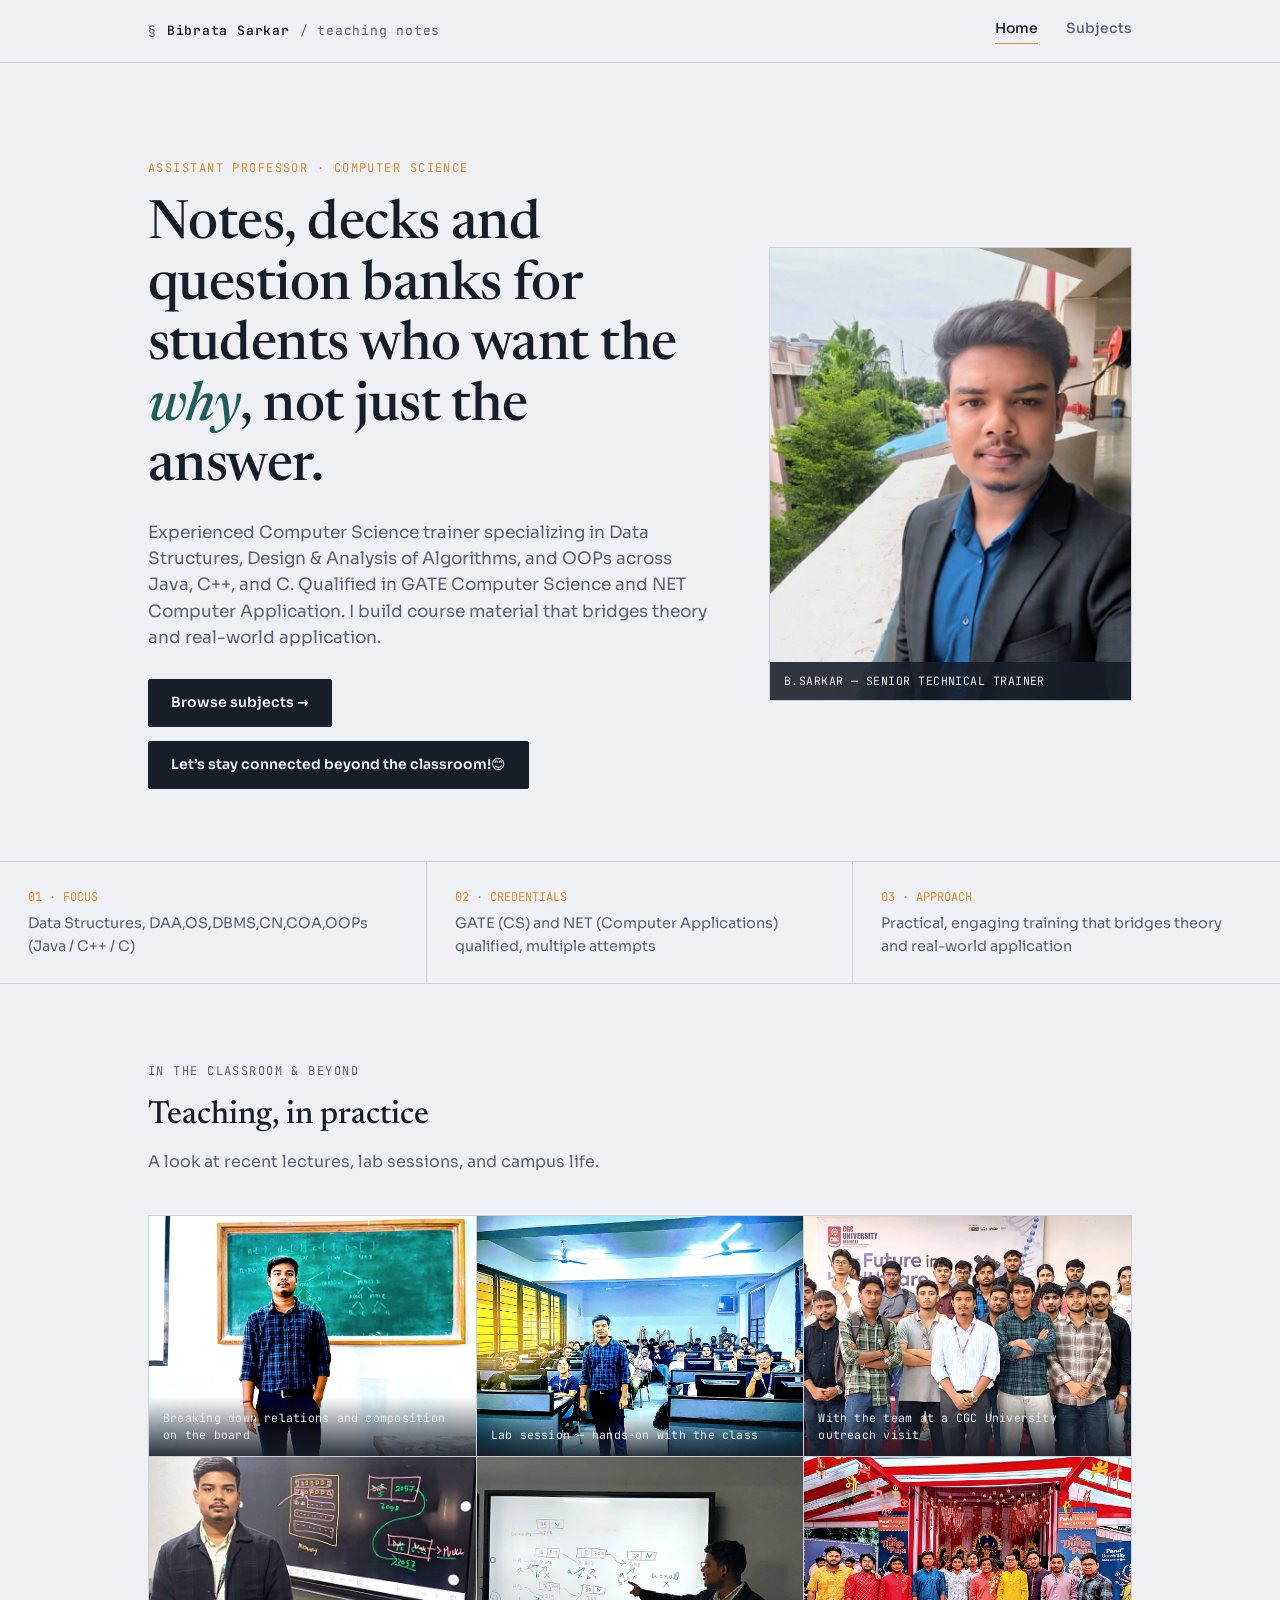
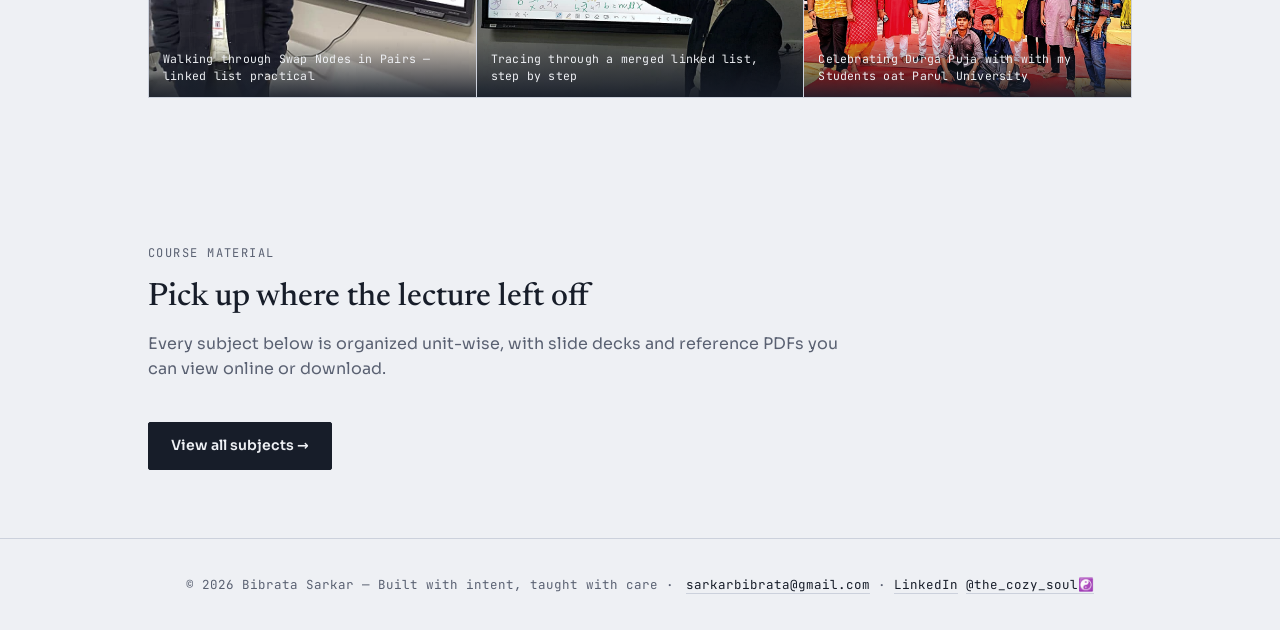
<file: index.html>
<!DOCTYPE html>
<html lang="en">
<head>
<meta charset="UTF-8">
<meta name="viewport" content="width=device-width, initial-scale=1.0">
<title>Bibrata Sarkar — Teaching Notes</title>
<meta name="description" content="Computer Organization, DAA, and ADSA course material by Bibrata Sarkar, Assistant Professor.">
<link rel="stylesheet" href="css/style.css">
</head>
<body>
<nav class="nav">
  <div class="nav-inner">
    <div class="nav-mark">§ <b>Bibrata Sarkar</b> / teaching notes</div>
    <div class="nav-links">
      <a href="index.html" class="active">Home</a>
      <a href="subjects.html">Subjects</a>
    </div>
  </div>
</nav>
<header class="hero">
  <div class="wrap hero-grid">
    <div>
      <p class="eyebrow">Assistant Professor · Computer Science</p>
      <h1>Notes, decks and question banks for students who want the <em>why</em>, not just the answer.</h1>
      <p class="lede">Experienced Computer Science trainer specializing in Data Structures, Design &amp; Analysis of Algorithms, and OOPs across Java, C++, and C. Qualified in GATE Computer Science and NET Computer Application. I build course material that bridges theory and real-world application.</p>
      <div class="hero-actions">
        <a href="subjects.html" class="btn">Browse subjects →</a>
        <a href="https://www.linkedin.com/in/bibrata-sarkar" target="_blank" rel="noopener" class="btn">Let’s stay connected beyond the classroom!😊</a>
      </div>
    </div>
    <div class="portrait-frame">
      <img src="profilePic.jpg" alt="Bibrata Sarkar">
      <div class="portrait-tag">B.SARKAR — SENIOR TECHNICAL TRAINER</div>
    </div>
  </div>
</header>
<section class="facts">
  <div class="fact">
    <p class="n">01 · FOCUS</p>
    <p class="d">Data Structures, DAA,OS,DBMS,CN,COA,OOPs (Java / C++ / C)</p>
  </div>
  <div class="fact">
    <p class="n">02 · CREDENTIALS</p>
    <p class="d">GATE (CS) and NET (Computer Applications) qualified, multiple attempts</p>
  </div>
  <div class="fact">
    <p class="n">03 · APPROACH</p>
    <p class="d">Practical, engaging training that bridges theory and real-world application</p>
  </div>
</section>

<section class="section gallery-section">
  <div class="wrap">
    <div class="section-head">
      <p class="eyebrow">In the classroom & beyond</p>
      <h2>Teaching, in practice</h2>
      <p>A look at recent lectures, lab sessions, and campus life.</p>
    </div>
    <div class="gallery-grid">
      <figure class="gallery-item">
        <img src="images/lecture1.jpg" alt="Explaining relations and set operations on blackboard">
        <figcaption>Breaking down relations and composition on the board</figcaption>
      </figure>
      <figure class="gallery-item">
        <img src="images/lecture2.jpg" alt="Computer lab session with students">
        <figcaption>Lab session — hands-on with the class</figcaption>
      </figure>
      <figure class="gallery-item">
        <img src="images/campus1.jpg" alt="Faculty group photo at CGC University event">
        <figcaption>With the team at a CGC University outreach visit</figcaption>
      </figure>
      <figure class="gallery-item">
        <img src="images/lecture3.jpg" alt="Explaining swap node pair wise on smartboard">
        <figcaption>Walking through Swap Nodes in Pairs — linked list practical</figcaption>
      </figure>
      <figure class="gallery-item">
        <img src="images/lecture4.jpg" alt="Explaining merged linked list diagram on whiteboard">
        <figcaption>Tracing through a merged linked list, step by step</figcaption>
      </figure>
      <figure class="gallery-item">
        <img src="images/campus2.jpg" alt="Group photo at Durga Puja campus celebration">
        <figcaption>Celebrating Durga Puja with with my Students oat Parul University</figcaption>
      </figure>
    </div>
  </div>
</section>

<section class="section">
  <div class="wrap">
    <div class="section-head">
      <p class="eyebrow">Course material</p>
      <h2>Pick up where the lecture left off</h2>
      <p>Every subject below is organized unit-wise, with slide decks and reference PDFs you can view online or download.</p>
    </div>
    <a href="subjects.html" class="btn">View all subjects →</a>
  </div>
</section>
<footer class="footer">
  <div class="wrap footer" style="border:none; padding:0;">
    <span>© 2026 Bibrata Sarkar — Built with intent, taught with care  · </span>
    <span><a href="mailto:sarkarbibrata@gmail.com">sarkarbibrata@gmail.com</a> · <a href="https://www.linkedin.com/in/bibrata-sarkar" target="_blank" rel="noopener">LinkedIn</a> <a href="https://instagram.com/the__cozy_soul" target="_blank">@the_cozy_soul☯️</a></span> 
  </div>
</footer>
</body>
</html>
</file>
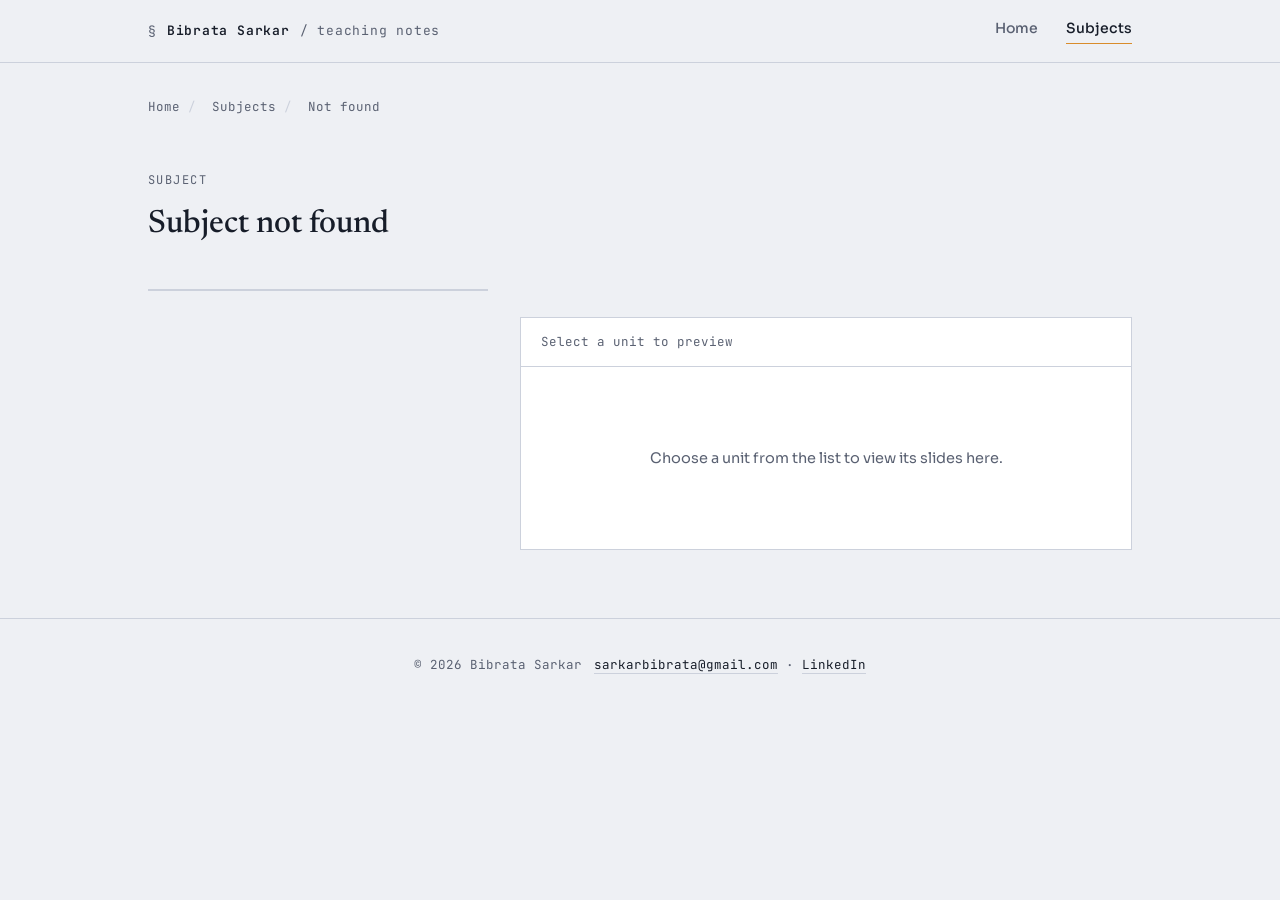
<file: subject.html>
<!DOCTYPE html>
<html lang="en">
<head>
<meta charset="UTF-8">
<meta name="viewport" content="width=device-width, initial-scale=1.0">
<title id="page-title">Subject — Bibrata Sarkar</title>
<link rel="stylesheet" href="css/style.css">
</head>
<body>

<nav class="nav">
  <div class="nav-inner">
    <div class="nav-mark">§ <b>Bibrata Sarkar</b> / teaching notes</div>
    <div class="nav-links">
      <a href="index.html">Home</a>
      <a href="subjects.html" class="active">Subjects</a>
    </div>
  </div>
</nav>

<div class="wrap">
  <p class="crumb">
    <a href="index.html">Home</a><span class="sep">/</span>
    <a href="subjects.html">Subjects</a><span class="sep">/</span>
    <span id="crumb-current">…</span>
  </p>
</div>

<section class="section" style="padding-top:32px;">
  <div class="wrap">
    <div class="section-head">
     <p class="eyebrow" id="subject-code">SUBJECT</p>
<h2 id="subject-name">Loading…</h2>
<p id="subject-desc"></p>
<a id="subject-quiz-link" href="#" style="display:none;" class="btn">Take the quiz →</a>
    </div>

    <div style="display:grid; grid-template-columns: 340px 1fr; gap: 32px; align-items:start;">
      <div class="topic-list" id="topic-list">
        <!-- injected -->
      </div>

      <div class="viewer-wrap">
        <div class="viewer-bar">
          <span id="viewer-label">Select a unit to preview</span>
          <a id="viewer-download" class="dl" href="#" target="_blank" rel="noopener" style="display:none;">Download PDF ↓</a>
        </div>
        <div id="viewer-slot">
          <div class="viewer-empty">Choose a unit from the list to view its slides here.</div>
        </div>
      </div>
    </div>
  </div>
</section>

<footer class="footer">
  <div class="wrap footer" style="border:none; padding:0;">
    <span>© 2026 Bibrata Sarkar</span>
    <span><a href="mailto:sarkarbibrata@gmail.com">sarkarbibrata@gmail.com</a> · <a href="https://www.linkedin.com/in/bibrata-sarkar" target="_blank" rel="noopener">LinkedIn</a></span>
  </div>
</footer>

<script>
const params = new URLSearchParams(location.search);
const subjectId = params.get('id');

fetch('data/subjects.json')
  .then(r => r.json())
  .then(data => {
    const subject = data.subjects.find(s => s.id === subjectId);
    if (!subject) {
      document.getElementById('subject-name').textContent = 'Subject not found';
      document.getElementById('crumb-current').textContent = 'Not found';
      return;
    }

    document.title = subject.name + ' — Bibrata Sarkar';
    document.getElementById('page-title').textContent = subject.name + ' — Bibrata Sarkar';
    document.getElementById('subject-code').textContent = subject.code || 'SUBJECT';
    document.getElementById('subject-name').textContent = subject.name;
    document.getElementById('subject-desc').textContent = subject.description || '';
    const quizLink = document.getElementById('subject-quiz-link');
if (subject.quiz) {
  quizLink.href = subject.quiz;
  quizLink.style.display = 'inline-block';
} else {
  quizLink.style.display = 'none';
}
    document.getElementById('crumb-current').textContent = subject.name;

    const list = document.getElementById('topic-list');
    list.innerHTML = subject.topics.map((t, i) => `
      <div class="topic-row" data-pdf="${t.pdf}" data-title="${t.title.replace(/"/g, '&quot;')}" id="row-${t.id}">
        <span class="idx">${String(i + 1).padStart(2, '0')}</span>
        <div>
          <h4>${t.title}</h4>
          <p>${t.summary || ''}</p>
        </div>
        <span class="open">View →</span>
      </div>
    `).join('');

    const rows = list.querySelectorAll('.topic-row');
    const label = document.getElementById('viewer-label');
    const dl = document.getElementById('viewer-download');
    const slot = document.getElementById('viewer-slot');

    function openTopic(row) {
      rows.forEach(r => r.classList.remove('active'));
      row.classList.add('active');
      const pdf = row.dataset.pdf;
      const title = row.dataset.title;
      label.textContent = title;
      dl.href = pdf;
      dl.style.display = 'inline';
      slot.innerHTML = `<iframe class="viewer-frame" src="${pdf}#toolbar=1" title="${title}"></iframe>`;
    }

    rows.forEach(row => row.addEventListener('click', () => openTopic(row)));

    // Auto-open first topic, or one specified via ?unit=
    const unitParam = params.get('unit');
    const target = unitParam ? document.getElementById('row-' + unitParam) : rows[0];
    if (target) openTopic(target);
  })
  .catch(() => {
    document.getElementById('subject-name').textContent = 'Could not load subjects.json';
  });
</script>

</body>
</html>
</file>
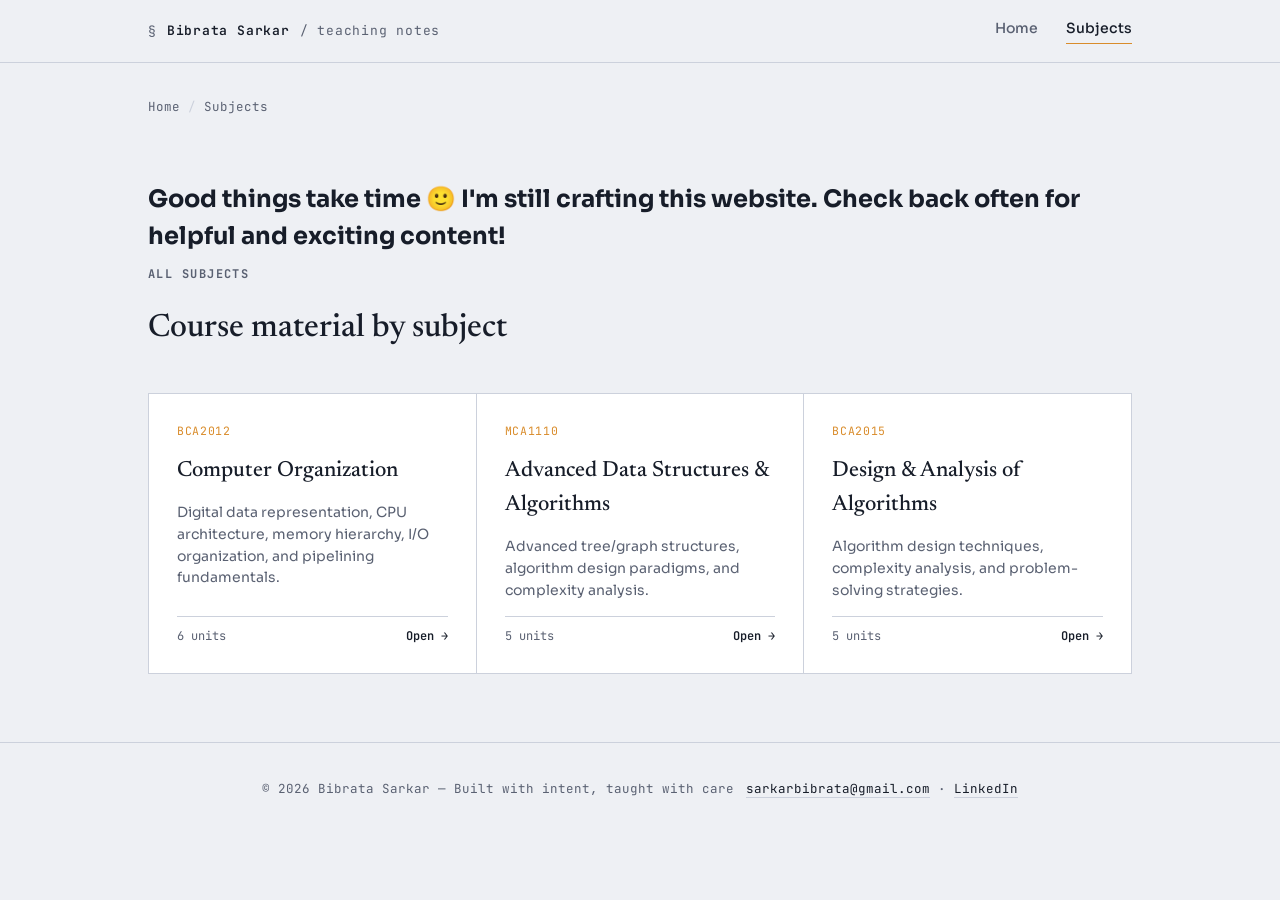
<file: subjects.html>
<!DOCTYPE html>
<html lang="en">
<head>
<meta charset="UTF-8">
<meta name="viewport" content="width=device-width, initial-scale=1.0">
<title>Subjects — Bibrata Sarkar</title>
<link rel="stylesheet" href="css/style.css">
</head>
<body>

<nav class="nav">
  <div class="nav-inner">
    <div class="nav-mark">§ <b>Bibrata Sarkar</b> / teaching notes</div>
    <div class="nav-links">
      <a href="index.html">Home</a>
      <a href="subjects.html" class="active">Subjects</a>
    </div>
  </div>
</nav>

<div class="wrap">
  <p class="crumb"><a href="index.html">Home</a><span class="sep">/</span>Subjects</p>
</div>

<section class="section" style="padding-top:32px;">
  <div class="wrap">
    <div class="section-head">
            <h1>Good things take time 🙂
I'm still crafting this website. Check back often for helpful and exciting content!</p>
      <p class="eyebrow">All subjects</h1>
      <h2>Course material by subject</h2>
    </div>
    <div id="subject-grid" class="subject-grid">
      <!-- injected -->
    </div>
  </div>
</section>

<footer class="footer">
  <div class="wrap footer" style="border:none; padding:0;">
    <span>© 2026 Bibrata Sarkar — Built with intent, taught with care</span>
    <span><a href="mailto:sarkarbibrata@gmail.com">sarkarbibrata@gmail.com</a> · <a href="https://www.linkedin.com/in/bibrata-sarkar" target="_blank" rel="noopener">LinkedIn</a></span>
  </div>
</footer>

<script>
fetch('data/subjects.json')
  .then(r => r.json())
  .then(data => {
    const grid = document.getElementById('subject-grid');
    if (!data.subjects || !data.subjects.length) {
      grid.innerHTML = '<p style="padding:28px;color:var(--muted);">No subjects added yet.</p>';
      return;
    }
    grid.innerHTML = data.subjects.map(s => `
      <a class="subject-card" href="subject.html?id=${encodeURIComponent(s.id)}">
        <span class="code">${s.code || ''}</span>
        <h3>${s.name}</h3>
        <p>${s.description || ''}</p>
        <span class="meta">
          <span>${s.topics.length} unit${s.topics.length === 1 ? '' : 's'}</span>
          <span class="go">Open →</span>
        </span>
      </a>
    `).join('');
  })
  .catch(() => {
    document.getElementById('subject-grid').innerHTML =
      '<p style="padding:28px;color:var(--muted);">Could not load subjects.json</p>';
  });
</script>

</body>
</html>
</file>
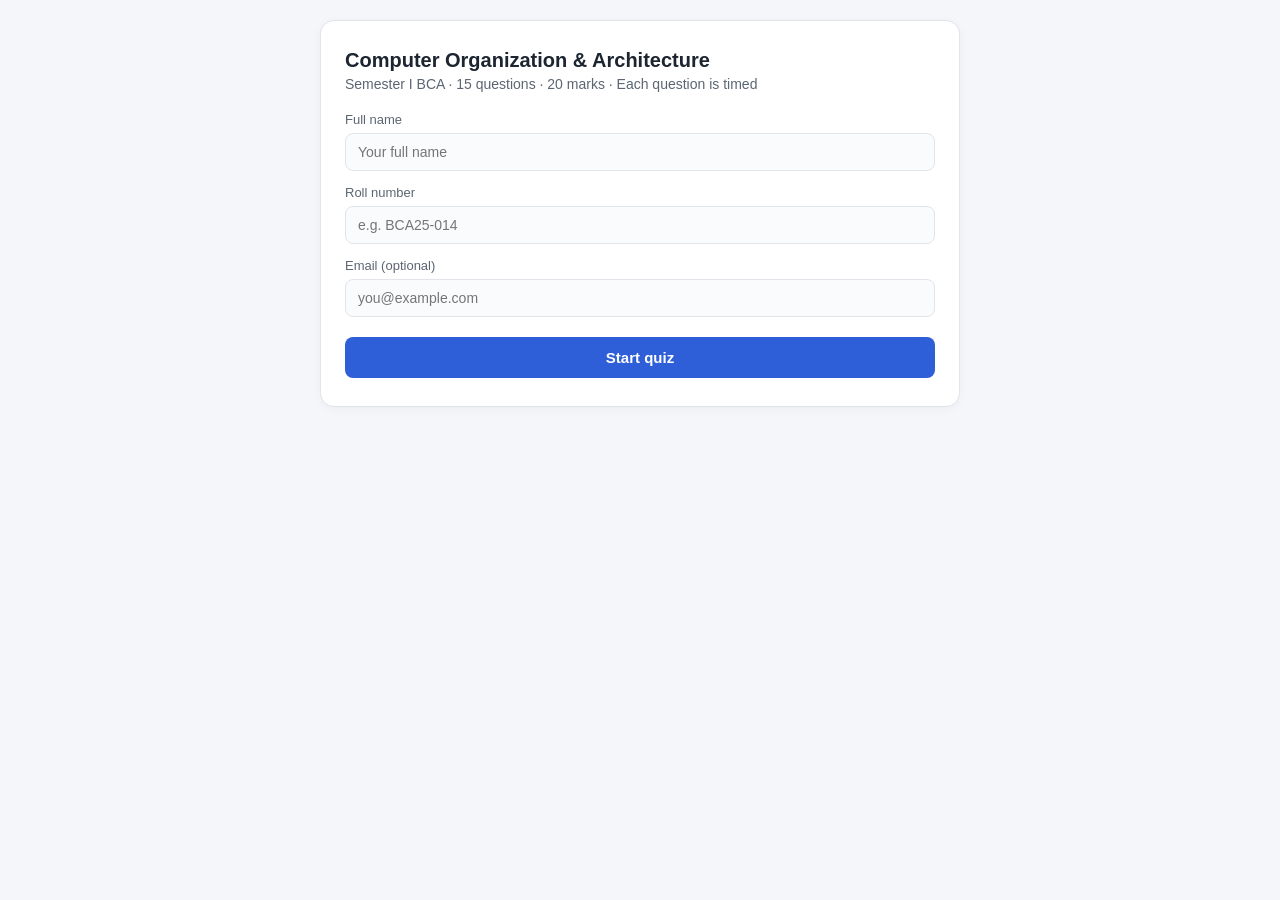
<file: pdfs/computer-organization/coa_quiz.html>
<!DOCTYPE html>
<html lang="en">
<head>
<meta charset="UTF-8">
<title>Computer Organization & Architecture - Quiz</title>
<style>
  :root{
    --bg:#f4f6f9; --card:#ffffff; --text:#1c2530; --sub:#5b6672;
    --accent:#2f5fd8; --accent-dark:#1f42a3; --danger:#d64545; --success:#1f9d5a;
    --border:#e1e5ea;
  }
  *{box-sizing:border-box;}
  body{
    margin:0; font-family:-apple-system,BlinkMacSystemFont,'Segoe UI',Roboto,Arial,sans-serif;
    background:var(--bg); color:var(--text); padding:20px;
  }
  .wrap{max-width:640px;margin:0 auto;}
  .card{
    background:var(--card); border:1px solid var(--border); border-radius:14px;
    padding:28px 24px; margin-bottom:16px; box-shadow:0 2px 10px rgba(20,30,50,0.04);
  }
  h1{font-size:20px;margin:0 0 4px;}
  h2{font-size:16px;margin:0 0 14px;color:var(--text);}
  p.sub{color:var(--sub);font-size:14px;margin:0 0 20px;}
  label{display:block;font-size:13px;color:var(--sub);margin-bottom:6px;margin-top:14px;}
  input[type=text],input[type=email]{
    width:100%;padding:10px 12px;border:1px solid var(--border);border-radius:8px;
    font-size:14px;background:#fafbfc;
  }
  input:focus{outline:none;border-color:var(--accent);}
  button{
    background:var(--accent); color:#fff; border:none; border-radius:8px;
    padding:12px 20px; font-size:15px; cursor:pointer; font-weight:600;
    margin-top:20px; width:100%;
  }
  button:hover{background:var(--accent-dark);}
  button.secondary{background:#eef1f6;color:var(--text);}
  button.secondary:hover{background:#e2e7ee;}
  .err{color:var(--danger);font-size:13px;margin-top:6px;display:none;}
  .top-row{display:flex;justify-content:space-between;align-items:center;margin-bottom:12px;}
  .badge{
    background:#eef1f6;color:var(--sub);font-size:12px;padding:4px 10px;border-radius:20px;
  }
  .timer{
    font-weight:700; font-size:15px; padding:4px 12px; border-radius:20px;
    background:#fdeceb; color:var(--danger);
  }
  .timer.ok{background:#e9f8ef;color:var(--success);}
  .qtext{font-size:16px;font-weight:600;margin:6px 0 18px;line-height:1.5;}
  .opt{
    display:block; padding:12px 14px; border:1px solid var(--border); border-radius:9px;
    margin-bottom:10px; cursor:pointer; font-size:14px; transition:.15s;
  }
  .opt:hover{border-color:var(--accent);}
  .opt.selected{border-color:var(--accent); background:#eef2fd;}
  .progress-bar{height:6px;background:#eef1f6;border-radius:3px;overflow:hidden;margin-bottom:18px;}
  .progress-fill{height:100%;background:var(--accent);transition:width .3s;}
  .result-score{font-size:42px;font-weight:700;color:var(--accent);text-align:center;margin:10px 0;}
  .result-sub{text-align:center;color:var(--sub);font-size:14px;margin-bottom:20px;}
  .rowline{display:flex;justify-content:space-between;padding:8px 0;border-bottom:1px solid var(--border);font-size:14px;}
  .rowline:last-child{border-bottom:none;}
  .hidden{display:none;}
</style>
</head>
<body>
<div class="wrap">

  <!-- START SCREEN -->
  <div class="card" id="screen-start">
    <h1>Computer Organization & Architecture</h1>
    <p class="sub">Semester I BCA · 15 questions · 20 marks · Each question is timed</p>
    <label>Full name</label>
    <input type="text" id="s-name" placeholder="Your full name">
    <label>Roll number</label>
    <input type="text" id="s-roll" placeholder="e.g. BCA25-014">
    <label>Email (optional)</label>
    <input type="email" id="s-email" placeholder="you@example.com">
    <div class="err" id="start-err">Please enter your name and roll number.</div>
    <button onclick="startQuiz()">Start quiz</button>
  </div>

  <!-- QUIZ SCREEN -->
  <div class="card hidden" id="screen-quiz">
    <div class="top-row">
      <span class="badge" id="q-progress">Question 1 of 15</span>
      <span class="timer" id="q-timer">30s</span>
    </div>
    <div class="progress-bar"><div class="progress-fill" id="progress-fill" style="width:0%"></div></div>
    <span class="badge" id="q-marks">1 mark</span>
    <p class="qtext" id="q-text"></p>
    <div id="q-options"></div>
    <button onclick="submitAnswer()" id="next-btn">Next question</button>
  </div>

  <!-- RESULT SCREEN -->
  <div class="card hidden" id="screen-result">
    <h2>Quiz submitted</h2>
    <div class="result-score" id="result-score">0 / 20</div>
    <div class="result-sub" id="result-sub"></div>
    <div id="result-breakdown"></div>
    <button class="secondary" onclick="location.reload()">Close</button>
  </div>

</div>

<script>
const QUESTIONS = [
  {marks:1,text:"Which term refers to the operational units and their interconnections that realize the architectural specifications?",opts:["Computer Architecture","Computer Organization","Instruction Set","Micro-architecture"],ans:1},
  {marks:1,text:"Which functional unit performs arithmetic and logical operations?",opts:["Control Unit","Memory Unit","ALU","Input Unit"],ans:2},
  {marks:1,text:"In the Von Neumann architecture, instructions and data:",opts:["Are stored in separate memories","Share the same memory","Are never stored","Are stored only in registers"],ans:1},
  {marks:1,text:"The Harvard architecture differs from Von Neumann mainly by:",opts:["Using no control unit","Having separate memories for instructions and data","Having no ALU","Using only octal numbers"],ans:1},
  {marks:1,text:"The hexadecimal equivalent of decimal 255 is:",opts:["EE","FE","FF","F0"],ans:2},
  {marks:1,text:"Which code assigns only a single bit change between successive values?",opts:["ASCII","BCD","Gray code","Hexadecimal"],ans:2},
  {marks:1,text:"BCD stands for:",opts:["Binary Coded Decimal","Basic Computer Design","Binary Circuit Diagram","Byte Coded Data"],ans:0},
  {marks:1,text:"Which gate produces an output of 1 only when all inputs are 1?",opts:["OR","AND","NOR","XOR"],ans:1},
  {marks:1,text:"The NAND gate is functionally equivalent to:",opts:["AND followed by NOT","OR followed by NOT","XOR followed by NOT","NOT followed by AND"],ans:0},
  {marks:1,text:"A half-adder circuit produces which two outputs?",opts:["Sum and Carry","Product and Remainder","Input and Output","Clock and Reset"],ans:0},
  {marks:2,text:"Which of the following best distinguishes a full-adder from a half-adder?",opts:["A full-adder has no carry output","A full-adder accepts a carry-in from a previous stage","A full-adder only works with hexadecimal numbers","A full-adder cannot add two single bits"],ans:1},
  {marks:2,text:"During the instruction cycle, the step that interprets the fetched instruction's opcode is called:",opts:["Fetch","Decode","Write-back","Execute"],ans:1},
  {marks:2,text:"The register that holds the address of the next instruction to be executed is the:",opts:["Accumulator","Instruction Register","Program Counter","Memory Buffer Register"],ans:2},
  {marks:2,text:"In an addressing mode where the instruction directly specifies the value to be used, this is called:",opts:["Direct addressing","Immediate addressing","Indirect addressing","Register addressing"],ans:1},
  {marks:2,text:"The IEEE 754 standard is primarily concerned with:",opts:["Instruction set formats","Floating-point number representation","Control unit design","Boolean algebra theorems"],ans:1},
];
const TIME_PER_Q = 30; // seconds

let student = {};
let current = 0;
let answers = [];
let timerId = null;
let timeLeft = TIME_PER_Q;

function startQuiz(){
  const name = document.getElementById('s-name').value.trim();
  const roll = document.getElementById('s-roll').value.trim();
  const email = document.getElementById('s-email').value.trim();
  if(!name || !roll){
    document.getElementById('start-err').style.display = 'block';
    return;
  }
  document.getElementById('start-err').style.display = 'none';
  student = {name, roll, email, startedAt: new Date().toISOString()};
  answers = QUESTIONS.map(()=>({selected:null, correct:false, timedOut:false}));
  document.getElementById('screen-start').classList.add('hidden');
  document.getElementById('screen-quiz').classList.remove('hidden');
  current = 0;
  loadQuestion();
}

function loadQuestion(){
  clearInterval(timerId);
  const q = QUESTIONS[current];
  document.getElementById('q-progress').textContent = `Question ${current+1} of ${QUESTIONS.length}`;
  document.getElementById('q-marks').textContent = q.marks === 1 ? '1 mark' : '2 marks';
  document.getElementById('q-text').textContent = q.text;
  document.getElementById('progress-fill').style.width = ((current)/QUESTIONS.length*100)+'%';
  const optsDiv = document.getElementById('q-options');
  optsDiv.innerHTML = '';
  q.opts.forEach((opt, i)=>{
    const div = document.createElement('div');
    div.className = 'opt';
    div.textContent = opt;
    div.onclick = ()=>selectOption(i, div);
    optsDiv.appendChild(div);
  });
  document.getElementById('next-btn').textContent = current === QUESTIONS.length-1 ? 'Submit quiz' : 'Next question';
  timeLeft = TIME_PER_Q;
  updateTimerDisplay();
  timerId = setInterval(()=>{
    timeLeft--;
    updateTimerDisplay();
    if(timeLeft <= 0){
      clearInterval(timerId);
      answers[current].timedOut = true;
      advance();
    }
  },1000);
}

function updateTimerDisplay(){
  const t = document.getElementById('q-timer');
  t.textContent = timeLeft + 's';
  t.className = timeLeft <= 10 ? 'timer' : 'timer ok';
}

function selectOption(i, el){
  document.querySelectorAll('.opt').forEach(o=>o.classList.remove('selected'));
  el.classList.add('selected');
  answers[current].selected = i;
}

function submitAnswer(){
  advance();
}

function advance(){
  clearInterval(timerId);
  const q = QUESTIONS[current];
  const a = answers[current];
  a.correct = a.selected === q.ans;
  current++;
  if(current < QUESTIONS.length){
    loadQuestion();
  } else {
    finishQuiz();
  }
}

async function finishQuiz(){
  document.getElementById('screen-quiz').classList.add('hidden');
  document.getElementById('screen-result').classList.remove('hidden');
  let score = 0, maxScore = 0, correctCount = 0;
  QUESTIONS.forEach((q,i)=>{
    maxScore += q.marks;
    if(answers[i].correct){ score += q.marks; correctCount++; }
  });
  document.getElementById('result-score').textContent = `${score} / ${maxScore}`;
  document.getElementById('result-sub').textContent = `${correctCount} of ${QUESTIONS.length} questions correct`;

  const breakdown = document.getElementById('result-breakdown');
  breakdown.innerHTML = '';
  QUESTIONS.forEach((q,i)=>{
    const row = document.createElement('div');
    row.className = 'rowline';
    const status = answers[i].timedOut ? 'Timed out' : (answers[i].correct ? 'Correct' : 'Incorrect');
    row.innerHTML = `<span>Q${i+1} (${q.marks}m)</span><span>${status}</span>`;
    breakdown.appendChild(row);
  });

  const record = {
    name: student.name,
    roll: student.roll,
    email: student.email,
    startedAt: student.startedAt,
    submittedAt: new Date().toISOString(),
    score, maxScore,
    answers: answers.map((a,i)=>({q:i+1, selected:a.selected, correct:a.correct, timedOut:a.timedOut}))
  };

  try{
    const key = 'submission:' + student.roll.replace(/\s+/g,'_') + ':' + Date.now();
    await window.storage.set(key, JSON.stringify(record), true);
  }catch(e){
    console.error('Could not save submission', e);
  }
}
</script>
</body>
</html>
</file>
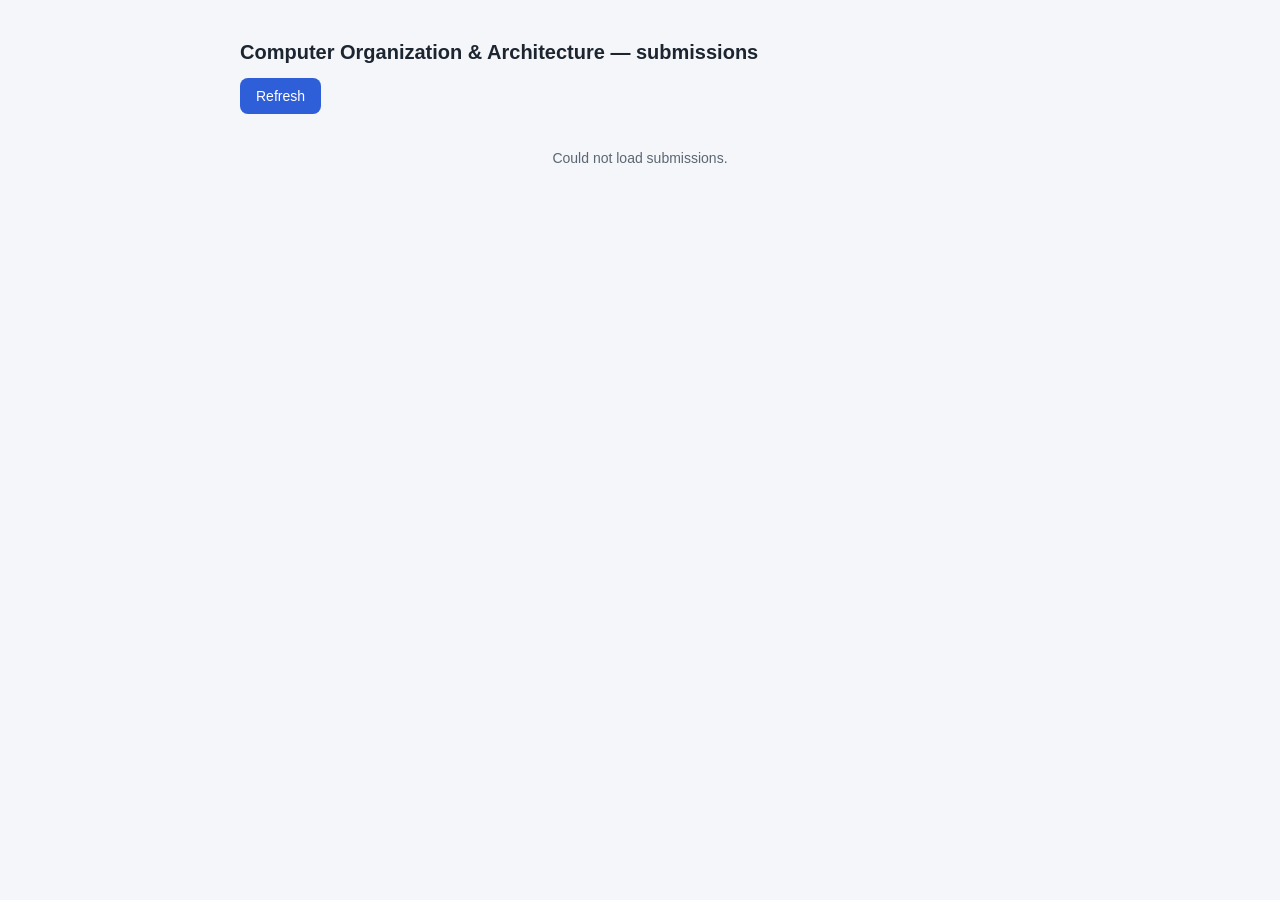
<file: pdfs/computer-organization/coa_quiz_results.html>
<!DOCTYPE html>
<html lang="en">
<head>
<meta charset="UTF-8">
<title>Quiz Results - Teacher View</title>
<style>
  body{font-family:-apple-system,BlinkMacSystemFont,'Segoe UI',Roboto,Arial,sans-serif;background:#f4f6f9;color:#1c2530;padding:20px;}
  .wrap{max-width:800px;margin:0 auto;}
  h1{font-size:20px;}
  table{width:100%;border-collapse:collapse;background:#fff;border-radius:10px;overflow:hidden;box-shadow:0 2px 10px rgba(20,30,50,0.04);}
  th,td{padding:10px 12px;text-align:left;font-size:13px;border-bottom:1px solid #e1e5ea;}
  th{background:#eef1f6;color:#5b6672;font-weight:600;}
  tr:last-child td{border-bottom:none;}
  button{background:#2f5fd8;color:#fff;border:none;border-radius:8px;padding:10px 16px;font-size:14px;cursor:pointer;margin-bottom:16px;}
  .empty{color:#5b6672;font-size:14px;padding:20px;text-align:center;}
</style>
</head>
<body>
<div class="wrap">
  <h1>Computer Organization & Architecture — submissions</h1>
  <button onclick="loadResults()">Refresh</button>
  <div id="content"><div class="empty">Loading...</div></div>
</div>
<script>
async function loadResults(){
  const content = document.getElementById('content');
  content.innerHTML = '<div class="empty">Loading...</div>';
  try{
    const list = await window.storage.list('submission:', true);
    if(!list || !list.keys || list.keys.length === 0){
      content.innerHTML = '<div class="empty">No submissions yet.</div>';
      return;
    }
    const records = [];
    for(const key of list.keys){
      try{
        const r = await window.storage.get(key, true);
        if(r) records.push(JSON.parse(r.value));
      }catch(e){}
    }
    records.sort((a,b)=> new Date(b.submittedAt) - new Date(a.submittedAt));
    let html = '<table><tr><th>Name</th><th>Roll</th><th>Email</th><th>Score</th><th>Submitted</th></tr>';
    records.forEach(r=>{
      html += `<tr><td>${r.name}</td><td>${r.roll}</td><td>${r.email||'-'}</td><td>${r.score}/${r.maxScore}</td><td>${new Date(r.submittedAt).toLocaleString()}</td></tr>`;
    });
    html += '</table>';
    content.innerHTML = html;
  }catch(e){
    content.innerHTML = '<div class="empty">Could not load submissions.</div>';
  }
}
loadResults();
</script>
</body>
</html>
</file>
<file: css/style.css>
@import url('https://fonts.googleapis.com/css2?family=Sora:wght@400;500;600;700&family=JetBrains+Mono:wght@400;500;600&family=Newsreader:ital,wght@0,400;0,500;1,400&display=swap');

:root {
  --ink: #171d29;
  --paper: #eef0f4;
  --paper-raised: #ffffff;
  --line: #ccd1dc;
  --accent: #d98c2b;
  --accent-dim: #f2e3cd;
  --teal: #1f5e5b;
  --muted: #5a6172;
  --radius: 2px;
  --max: 1040px;
}

* { box-sizing: border-box; }

html { scroll-behavior: smooth; }

body {
  margin: 0;
  background: var(--paper);
  color: var(--ink);
  font-family: 'Sora', system-ui, sans-serif;
  line-height: 1.55;
  -webkit-font-smoothing: antialiased;
}

@media (prefers-reduced-motion: reduce) {
  * { animation: none !important; transition: none !important; }
}

a { color: inherit; text-decoration: none; }

.wrap {
  max-width: var(--max);
  margin: 0 auto;
  padding: 0 28px;
}

/* --- Nav --- */
.nav {
  border-bottom: 1px solid var(--line);
  background: var(--paper);
  position: sticky;
  top: 0;
  z-index: 50;
}
.nav-inner {
  display: flex;
  align-items: center;
  justify-content: space-between;
  padding: 18px 28px;
  max-width: var(--max);
  margin: 0 auto;
}
.nav-mark {
  font-family: 'JetBrains Mono', monospace;
  font-size: 13px;
  letter-spacing: 0.06em;
  color: var(--muted);
  display: flex;
  gap: 10px;
  align-items: center;
}
.nav-mark b { color: var(--ink); font-weight: 600; }
.nav-links { display: flex; gap: 28px; font-size: 14px; font-weight: 500; }
.nav-links a { color: var(--muted); border-bottom: 1px solid transparent; padding-bottom: 3px; }
.nav-links a:hover, .nav-links a.active { color: var(--ink); border-bottom-color: var(--accent); }

/* --- Hero / intro --- */
.hero {
  padding: 96px 0 72px;
  border-bottom: 1px solid var(--line);
}
.hero-grid {
  display: grid;
  grid-template-columns: 1.4fr 0.9fr;
  gap: 56px;
  align-items: center;
}
.eyebrow {
  font-family: 'JetBrains Mono', monospace;
  font-size: 12px;
  letter-spacing: 0.12em;
  text-transform: uppercase;
  color: var(--accent);
  margin: 0 0 18px;
}
.hero h1 {
  font-family: 'Newsreader', serif;
  font-weight: 500;
  font-size: clamp(34px, 5vw, 54px);
  line-height: 1.12;
  margin: 0 0 22px;
  letter-spacing: -0.01em;
}
.hero h1 em { font-style: italic; color: var(--teal); }
.hero p.lede {
  font-size: 17px;
  color: var(--muted);
  max-width: 52ch;
  margin: 0 0 28px;
}
.hero-actions { display: flex; gap: 14px; flex-wrap: wrap; }

.btn {
  display: inline-flex;
  align-items: center;
  gap: 8px;
  padding: 12px 22px;
  font-size: 14px;
  font-weight: 600;
  border-radius: var(--radius);
  border: 1px solid var(--ink);
  background: var(--ink);
  color: var(--paper);
  cursor: pointer;
}
.btn:hover { background: #2a3346; }
.btn.ghost { background: transparent; color: var(--ink); border-color: var(--line); }
.btn.ghost:hover { border-color: var(--ink); }

.portrait-frame {
  aspect-ratio: 4/5;
  border: 1px solid var(--line);
  background: var(--paper-raised);
  overflow: hidden;
  position: relative;
}
.portrait-frame img { width: 100%; height: 100%; object-fit: cover; display: block; }
.portrait-tag {
  position: absolute;
  bottom: 0; left: 0; right: 0;
  background: rgba(23,29,41,0.88);
  color: var(--paper);
  font-family: 'JetBrains Mono', monospace;
  font-size: 11.5px;
  letter-spacing: 0.04em;
  padding: 10px 14px;
}

/* --- Fact strip --- */
.facts {
  display: grid;
  grid-template-columns: repeat(3, 1fr);
  border-bottom: 1px solid var(--line);
}
.fact {
  padding: 26px 28px;
  border-right: 1px solid var(--line);
}
.fact:last-child { border-right: none; }
.fact .n {
  font-family: 'JetBrains Mono', monospace;
  font-size: 12px;
  color: var(--accent);
  margin: 0 0 6px;
}
.fact .d { font-size: 14.5px; color: var(--muted); margin: 0; }

/* --- Section --- */
.section { padding: 68px 0; }
.section-head { margin-bottom: 40px; }
.section-head .eyebrow { margin-bottom: 10px; }
.section-head h2 {
  font-family: 'Newsreader', serif;
  font-weight: 500;
  font-size: 32px;
  margin: 0;
}
.section-head p { color: var(--muted); margin: 10px 0 0; max-width: 60ch; }

/* --- Subject cards --- */
.subject-grid {
  display: grid;
  grid-template-columns: repeat(auto-fill, minmax(300px, 1fr));
  gap: 1px;
  background: var(--line);
  border: 1px solid var(--line);
}
.subject-card {
  background: var(--paper-raised);
  padding: 28px;
  display: flex;
  flex-direction: column;
  gap: 14px;
  transition: background 0.15s ease;
}
.subject-card:hover { background: #fbf7ef; }
.subject-card .code {
  font-family: 'JetBrains Mono', monospace;
  font-size: 11.5px;
  color: var(--accent);
  letter-spacing: 0.06em;
}
.subject-card h3 {
  font-family: 'Newsreader', serif;
  font-size: 22px;
  font-weight: 500;
  margin: 0;
}
.subject-card p { color: var(--muted); font-size: 14px; margin: 0; flex-grow: 1; }
.subject-card .meta {
  font-family: 'JetBrains Mono', monospace;
  font-size: 12px;
  color: var(--muted);
  display: flex;
  justify-content: space-between;
  padding-top: 10px;
  border-top: 1px solid var(--line);
}
.subject-card .meta .go { color: var(--ink); font-weight: 600; }
.subject-card:hover .meta .go { color: var(--accent); }

/* --- Topic list (subject page) --- */
.topic-list { border: 1px solid var(--line); background: var(--paper-raised); }
.topic-row {
  display: grid;
  grid-template-columns: 60px 1fr auto;
  gap: 18px;
  align-items: center;
  padding: 22px 24px;
  border-bottom: 1px solid var(--line);
  cursor: pointer;
}
.topic-row:last-child { border-bottom: none; }
.topic-row:hover { background: #fbf7ef; }
.topic-row .idx {
  font-family: 'JetBrains Mono', monospace;
  font-size: 13px;
  color: var(--accent);
}
.topic-row h4 { margin: 0 0 4px; font-size: 16.5px; font-weight: 600; }
.topic-row p { margin: 0; font-size: 13.5px; color: var(--muted); }
.topic-row .open {
  font-family: 'JetBrains Mono', monospace;
  font-size: 12px;
  color: var(--muted);
  white-space: nowrap;
}
.topic-row.active { background: var(--accent-dim); }
.topic-row.active .idx, .topic-row.active .open { color: var(--teal); }

/* --- Viewer --- */
.viewer-wrap {
  border: 1px solid var(--line);
  background: var(--paper-raised);
  margin-top: 28px;
}
.viewer-bar {
  display: flex;
  align-items: center;
  justify-content: space-between;
  padding: 14px 20px;
  border-bottom: 1px solid var(--line);
  font-family: 'JetBrains Mono', monospace;
  font-size: 12.5px;
  color: var(--muted);
}
.viewer-bar .dl { color: var(--ink); font-weight: 600; }
.viewer-bar .dl:hover { color: var(--accent); }
.viewer-frame { width: 100%; height: 78vh; border: none; display: block; background: #fafafa; }
.viewer-empty {
  padding: 80px 20px;
  text-align: center;
  color: var(--muted);
  font-size: 14.5px;
}

/* --- Gallery --- */
.gallery-grid {
  display: grid;
  grid-template-columns: repeat(auto-fill, minmax(260px, 1fr));
  gap: 1px;
  background: var(--line);
  border: 1px solid var(--line);
}
.gallery-item {
  margin: 0;
  position: relative;
  overflow: hidden;
  background: var(--paper-raised);
}
.gallery-item img {
  width: 100%;
  height: 240px;
  object-fit: cover;
  display: block;
  filter: grayscale(15%);
  transition: filter 0.25s ease, transform 0.4s ease;
}
.gallery-item:hover img {
  filter: grayscale(0%);
  transform: scale(1.04);
}
.gallery-item figcaption {
  position: absolute;
  bottom: 0; left: 0; right: 0;
  padding: 12px 14px;
  font-family: 'JetBrains Mono', monospace;
  font-size: 11.5px;
  letter-spacing: 0.02em;
  color: var(--paper);
  background: linear-gradient(to top, rgba(23,29,41,0.9), rgba(23,29,41,0));
}

/* --- Footer --- */
.footer {
  border-top: 1px solid var(--line);
  padding: 36px 0;
  font-family: 'JetBrains Mono', monospace;
  font-size: 12.5px;
  color: var(--muted);
  display: flex;
  justify-content: space-between;
  flex-wrap: wrap;
  gap: 12px;
}
.footer a { color: var(--ink); border-bottom: 1px solid var(--line); }
.footer a:hover { color: var(--accent); border-color: var(--accent); }

/* --- Breadcrumb --- */
.crumb {
  font-family: 'JetBrains Mono', monospace;
  font-size: 12.5px;
  color: var(--muted);
  padding: 22px 0 0;
}
.crumb a:hover { color: var(--accent); }
.crumb .sep { margin: 0 8px; color: var(--line); }

@media (max-width: 780px) {
  .hero-grid { grid-template-columns: 1fr; }
  .facts { grid-template-columns: 1fr; }
  .fact { border-right: none; border-bottom: 1px solid var(--line); }
  .topic-row { grid-template-columns: 40px 1fr; }
  .topic-row .open { display: none; }
  .gallery-item img { height: 200px; }
}
</file>
